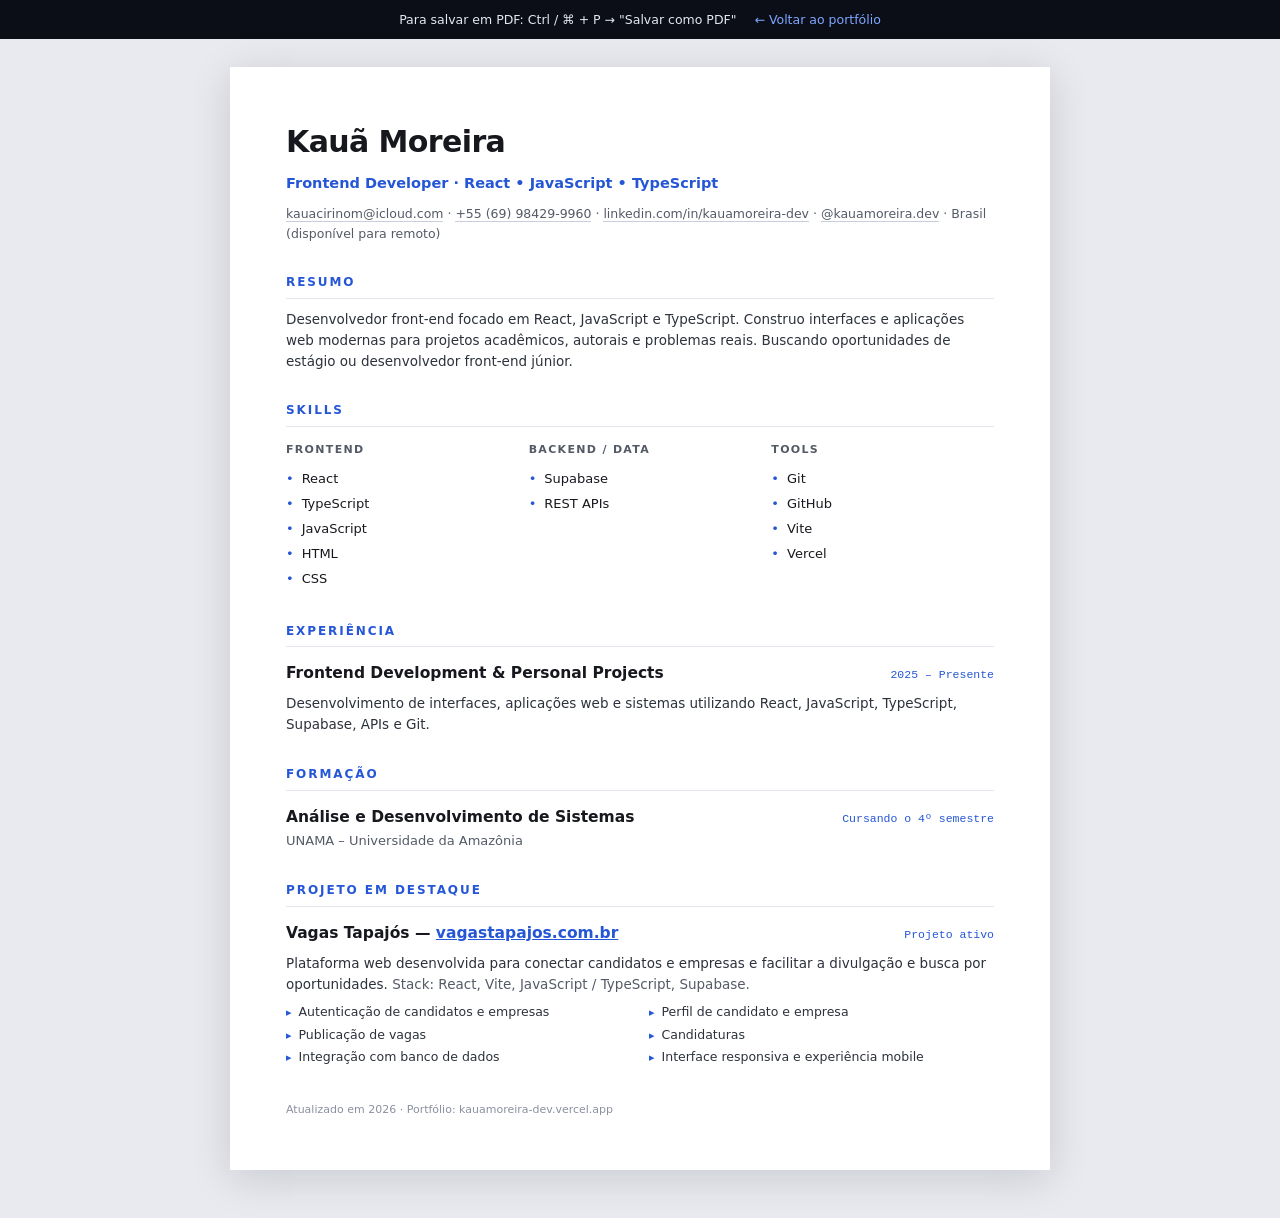
<file: frontend/public/curriculo.html>
<!doctype html>
<html lang="pt-BR">
<head>
  <meta charset="utf-8" />
  <meta name="viewport" content="width=device-width, initial-scale=1" />
  <meta name="robots" content="noindex, follow" />
  <title>Kauã Moreira — Currículo | Frontend Developer</title>
  <style>
    :root { color-scheme: light; }
    * { margin: 0; padding: 0; box-sizing: border-box; }
    body {
      font-family: "Plus Jakarta Sans", "Segoe UI", system-ui, -apple-system, sans-serif;
      background: #e8eaef; color: #16181d; line-height: 1.55;
      -webkit-font-smoothing: antialiased;
    }
    .bar {
      position: sticky; top: 0; z-index: 10;
      background: #0b0e17; color: #e2e8f0;
      display: flex; justify-content: center; gap: 18px; align-items: center;
      padding: 10px 16px; font-size: 12.5px;
    }
    .bar a { color: #7ea6ff; text-decoration: none; }
    .bar a:hover { text-decoration: underline; }
    .sheet {
      max-width: 820px; margin: 28px auto 48px; background: #fff;
      padding: 52px 56px; box-shadow: 0 8px 40px rgba(10,14,23,.14);
    }
    h1 { font-size: 30px; letter-spacing: -0.02em; }
    .role { margin-top: 6px; color: #2456d6; font-weight: 600; font-size: 14.5px; }
    .contact { margin-top: 10px; font-size: 12.5px; color: #545a66; }
    .contact a { color: inherit; text-decoration: none; border-bottom: 1px solid #c9cedb; }
    h2 {
      margin-top: 30px; font-size: 12px; letter-spacing: .16em; text-transform: uppercase;
      color: #2456d6; padding-bottom: 6px; border-bottom: 1.5px solid #e4e7ee;
    }
    section { margin-bottom: 4px; }
    ul { list-style: none; }
    .cols { display: grid; grid-template-columns: repeat(3, 1fr); gap: 20px; margin-top: 14px; }
    .cols h3 { font-size: 11px; letter-spacing: .12em; text-transform: uppercase; color: #545a66; margin-bottom: 8px; }
    .cols li { font-size: 13px; padding: 2.5px 0; }
    .cols li::before { content: "•"; color: #2456d6; margin-right: 8px; }
    .entry { margin-top: 14px; }
    .entry-head { display: flex; justify-content: space-between; gap: 12px; flex-wrap: wrap; align-items: baseline; }
    .entry h3 { font-size: 15.5px; }
    .period { font-family: "JetBrains Mono", ui-monospace, monospace; font-size: 11.5px; color: #2456d6; white-space: nowrap; }
    .org { font-size: 13px; color: #545a66; margin-top: 2px; }
    .entry p.desc { font-size: 13.5px; margin-top: 8px; color: #2c313b; }
    .features { margin-top: 8px; display: grid; grid-template-columns: 1fr 1fr; gap: 3px 18px; }
    .features li { font-size: 12.5px; color: #2c313b; }
    .features li::before { content: "▸"; color: #2456d6; margin-right: 7px; font-size: 11px; }
    footer { margin-top: 34px; font-size: 11px; color: #8a90a0; }
    @media (max-width: 640px) {
      .sheet { margin: 0; padding: 30px 22px; box-shadow: none; }
      .cols { grid-template-columns: 1fr; }
      .features { grid-template-columns: 1fr; }
    }
    @media print {
      body { background: #fff; }
      .bar { display: none; }
      .sheet { box-shadow: none; margin: 0; max-width: none; padding: 10mm 6mm; }
      h2 { margin-top: 18px; }
      a { color: inherit; }
    }
  </style>
</head>
<body>
  <div class="bar" data-testid="resume-print-hint">
    <span>Para salvar em PDF: Ctrl / ⌘ + P → "Salvar como PDF"</span>
    <a href="/">&larr; Voltar ao portfólio</a>
  </div>

  <main class="sheet" data-testid="resume-sheet">
    <header>
      <h1>Kauã Moreira</h1>
      <p class="role">Frontend Developer · React • JavaScript • TypeScript</p>
      <p class="contact">
        <a href="mailto:kauacirinom@icloud.com">kauacirinom@icloud.com</a> ·
        <a href="https://wa.me/5569984299960">+55 (69) 98429-9960</a> ·
        <a href="https://www.linkedin.com/in/kauamoreira-dev/">linkedin.com/in/kauamoreira-dev</a> ·
        <a href="https://instagram.com/kauamoreira.dev">@kauamoreira.dev</a> ·
        Brasil (disponível para remoto)
      </p>
    </header>

    <section>
      <h2>Resumo</h2>
      <p class="desc entry" style="margin-top:10px;font-size:13.5px;color:#2c313b;">
        Desenvolvedor front-end focado em React, JavaScript e TypeScript. Construo interfaces
        e aplicações web modernas para projetos acadêmicos, autorais e problemas reais.
        Buscando oportunidades de estágio ou desenvolvedor front-end júnior.
      </p>
    </section>

    <section>
      <h2>Skills</h2>
      <div class="cols">
        <div>
          <h3>Frontend</h3>
          <ul><li>React</li><li>TypeScript</li><li>JavaScript</li><li>HTML</li><li>CSS</li></ul>
        </div>
        <div>
          <h3>Backend / Data</h3>
          <ul><li>Supabase</li><li>REST APIs</li></ul>
        </div>
        <div>
          <h3>Tools</h3>
          <ul><li>Git</li><li>GitHub</li><li>Vite</li><li>Vercel</li></ul>
        </div>
      </div>
    </section>

    <section>
      <h2>Experiência</h2>
      <div class="entry">
        <div class="entry-head">
          <h3>Frontend Development &amp; Personal Projects</h3>
          <span class="period">2025 – Presente</span>
        </div>
        <p class="desc">
          Desenvolvimento de interfaces, aplicações web e sistemas utilizando React,
          JavaScript, TypeScript, Supabase, APIs e Git.
        </p>
      </div>
    </section>

    <section>
      <h2>Formação</h2>
      <div class="entry">
        <div class="entry-head">
          <h3>Análise e Desenvolvimento de Sistemas</h3>
          <span class="period">Cursando o 4º semestre</span>
        </div>
        <p class="org">UNAMA – Universidade da Amazônia</p>
      </div>
    </section>

    <section>
      <h2>Projeto em destaque</h2>
      <div class="entry">
        <div class="entry-head">
          <h3>Vagas Tapajós — <a href="https://vagastapajos.com.br" style="color:#2456d6;">vagastapajos.com.br</a></h3>
          <span class="period">Projeto ativo</span>
        </div>
        <p class="desc">
          Plataforma web desenvolvida para conectar candidatos e empresas e facilitar a
          divulgação e busca por oportunidades. <span style="color:#545a66;">Stack: React, Vite, JavaScript / TypeScript, Supabase.</span>
        </p>
        <ul class="features">
          <li>Autenticação de candidatos e empresas</li>
          <li>Perfil de candidato e empresa</li>
          <li>Publicação de vagas</li>
          <li>Candidaturas</li>
          <li>Integração com banco de dados</li>
          <li>Interface responsiva e experiência mobile</li>
        </ul>
      </div>
    </section>

    <footer>Atualizado em 2026 · Portfólio: kauamoreira-dev.vercel.app</footer>
  </main>
</body>
</html>
</file>
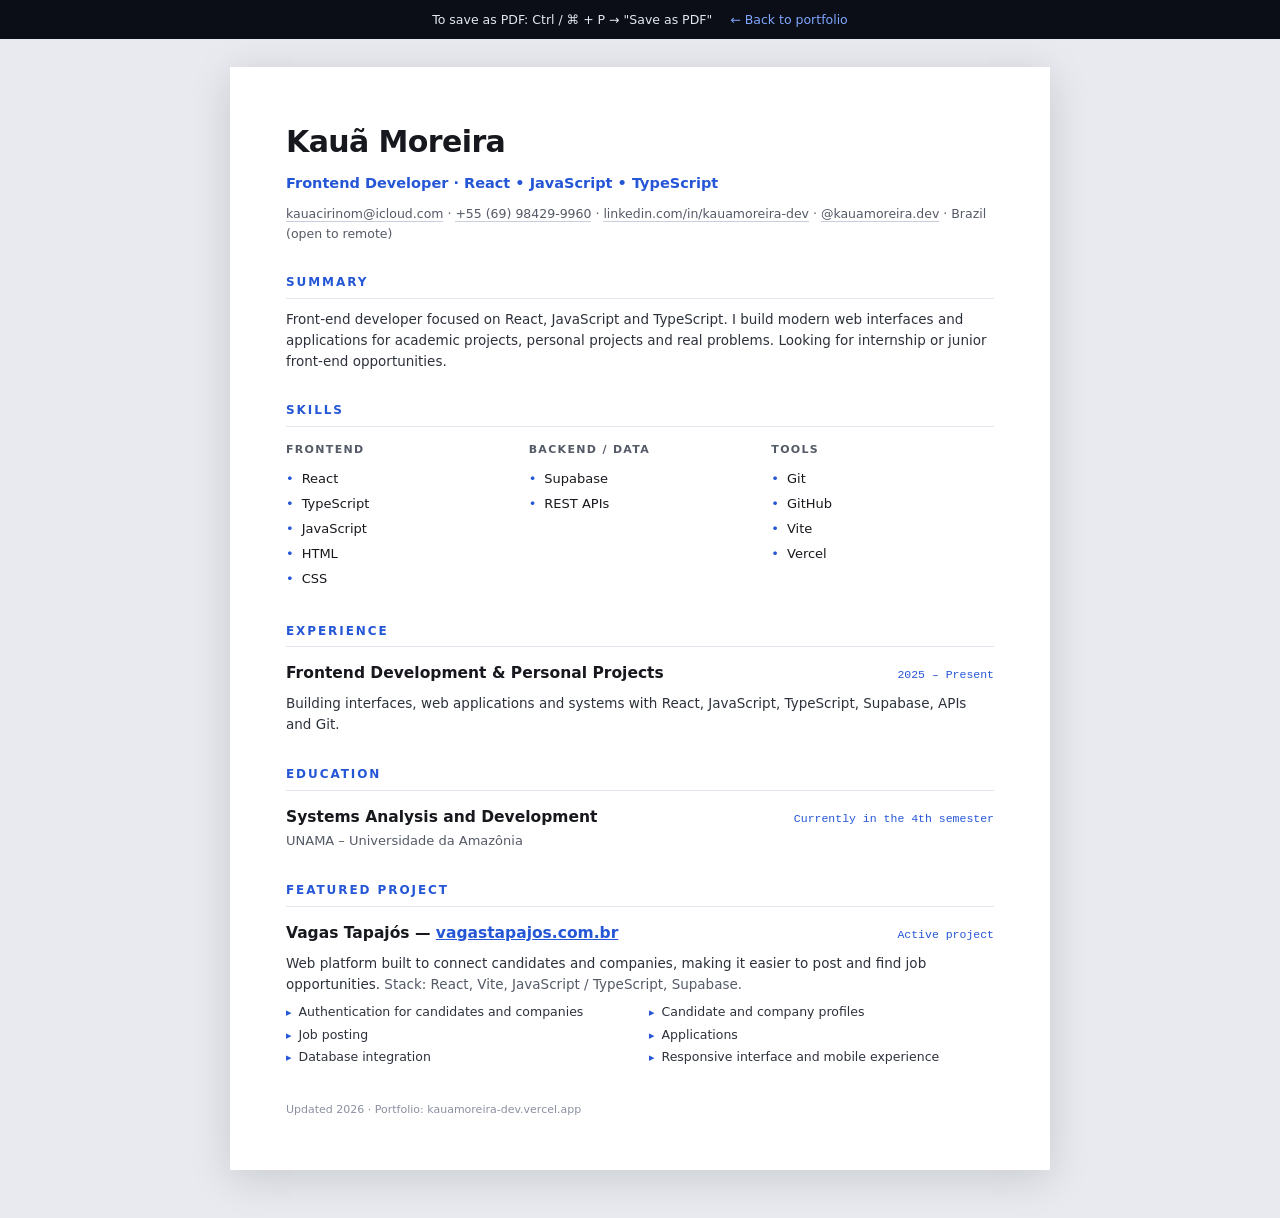
<file: frontend/public/resume.html>
<!doctype html>
<html lang="en">
<head>
  <meta charset="utf-8" />
  <meta name="viewport" content="width=device-width, initial-scale=1" />
  <meta name="robots" content="noindex, follow" />
  <title>Kauã Moreira — Resume | Frontend Developer</title>
  <style>
    :root { color-scheme: light; }
    * { margin: 0; padding: 0; box-sizing: border-box; }
    body {
      font-family: "Plus Jakarta Sans", "Segoe UI", system-ui, -apple-system, sans-serif;
      background: #e8eaef; color: #16181d; line-height: 1.55;
      -webkit-font-smoothing: antialiased;
    }
    .bar {
      position: sticky; top: 0; z-index: 10;
      background: #0b0e17; color: #e2e8f0;
      display: flex; justify-content: center; gap: 18px; align-items: center;
      padding: 10px 16px; font-size: 12.5px;
    }
    .bar a { color: #7ea6ff; text-decoration: none; }
    .bar a:hover { text-decoration: underline; }
    .sheet {
      max-width: 820px; margin: 28px auto 48px; background: #fff;
      padding: 52px 56px; box-shadow: 0 8px 40px rgba(10,14,23,.14);
    }
    h1 { font-size: 30px; letter-spacing: -0.02em; }
    .role { margin-top: 6px; color: #2456d6; font-weight: 600; font-size: 14.5px; }
    .contact { margin-top: 10px; font-size: 12.5px; color: #545a66; }
    .contact a { color: inherit; text-decoration: none; border-bottom: 1px solid #c9cedb; }
    h2 {
      margin-top: 30px; font-size: 12px; letter-spacing: .16em; text-transform: uppercase;
      color: #2456d6; padding-bottom: 6px; border-bottom: 1.5px solid #e4e7ee;
    }
    section { margin-bottom: 4px; }
    ul { list-style: none; }
    .cols { display: grid; grid-template-columns: repeat(3, 1fr); gap: 20px; margin-top: 14px; }
    .cols h3 { font-size: 11px; letter-spacing: .12em; text-transform: uppercase; color: #545a66; margin-bottom: 8px; }
    .cols li { font-size: 13px; padding: 2.5px 0; }
    .cols li::before { content: "•"; color: #2456d6; margin-right: 8px; }
    .entry { margin-top: 14px; }
    .entry-head { display: flex; justify-content: space-between; gap: 12px; flex-wrap: wrap; align-items: baseline; }
    .entry h3 { font-size: 15.5px; }
    .period { font-family: "JetBrains Mono", ui-monospace, monospace; font-size: 11.5px; color: #2456d6; white-space: nowrap; }
    .org { font-size: 13px; color: #545a66; margin-top: 2px; }
    .entry p.desc { font-size: 13.5px; margin-top: 8px; color: #2c313b; }
    .features { margin-top: 8px; display: grid; grid-template-columns: 1fr 1fr; gap: 3px 18px; }
    .features li { font-size: 12.5px; color: #2c313b; }
    .features li::before { content: "▸"; color: #2456d6; margin-right: 7px; font-size: 11px; }
    footer { margin-top: 34px; font-size: 11px; color: #8a90a0; }
    @media (max-width: 640px) {
      .sheet { margin: 0; padding: 30px 22px; box-shadow: none; }
      .cols { grid-template-columns: 1fr; }
      .features { grid-template-columns: 1fr; }
    }
    @media print {
      body { background: #fff; }
      .bar { display: none; }
      .sheet { box-shadow: none; margin: 0; max-width: none; padding: 10mm 6mm; }
      h2 { margin-top: 18px; }
      a { color: inherit; }
    }
  </style>
</head>
<body>
  <div class="bar" data-testid="resume-print-hint">
    <span>To save as PDF: Ctrl / ⌘ + P → "Save as PDF"</span>
    <a href="/">&larr; Back to portfolio</a>
  </div>

  <main class="sheet" data-testid="resume-sheet">
    <header>
      <h1>Kauã Moreira</h1>
      <p class="role">Frontend Developer · React • JavaScript • TypeScript</p>
      <p class="contact">
        <a href="mailto:kauacirinom@icloud.com">kauacirinom@icloud.com</a> ·
        <a href="https://wa.me/5569984299960">+55 (69) 98429-9960</a> ·
        <a href="https://www.linkedin.com/in/kauamoreira-dev/">linkedin.com/in/kauamoreira-dev</a> ·
        <a href="https://instagram.com/kauamoreira.dev">@kauamoreira.dev</a> ·
        Brazil (open to remote)
      </p>
    </header>

    <section>
      <h2>Summary</h2>
      <p class="desc entry" style="margin-top:10px;font-size:13.5px;color:#2c313b;">
        Front-end developer focused on React, JavaScript and TypeScript. I build modern
        web interfaces and applications for academic projects, personal projects and real
        problems. Looking for internship or junior front-end opportunities.
      </p>
    </section>

    <section>
      <h2>Skills</h2>
      <div class="cols">
        <div>
          <h3>Frontend</h3>
          <ul><li>React</li><li>TypeScript</li><li>JavaScript</li><li>HTML</li><li>CSS</li></ul>
        </div>
        <div>
          <h3>Backend / Data</h3>
          <ul><li>Supabase</li><li>REST APIs</li></ul>
        </div>
        <div>
          <h3>Tools</h3>
          <ul><li>Git</li><li>GitHub</li><li>Vite</li><li>Vercel</li></ul>
        </div>
      </div>
    </section>

    <section>
      <h2>Experience</h2>
      <div class="entry">
        <div class="entry-head">
          <h3>Frontend Development &amp; Personal Projects</h3>
          <span class="period">2025 – Present</span>
        </div>
        <p class="desc">
          Building interfaces, web applications and systems with React, JavaScript,
          TypeScript, Supabase, APIs and Git.
        </p>
      </div>
    </section>

    <section>
      <h2>Education</h2>
      <div class="entry">
        <div class="entry-head">
          <h3>Systems Analysis and Development</h3>
          <span class="period">Currently in the 4th semester</span>
        </div>
        <p class="org">UNAMA – Universidade da Amazônia</p>
      </div>
    </section>

    <section>
      <h2>Featured project</h2>
      <div class="entry">
        <div class="entry-head">
          <h3>Vagas Tapajós — <a href="https://vagastapajos.com.br" style="color:#2456d6;">vagastapajos.com.br</a></h3>
          <span class="period">Active project</span>
        </div>
        <p class="desc">
          Web platform built to connect candidates and companies, making it easier to post
          and find job opportunities. <span style="color:#545a66;">Stack: React, Vite, JavaScript / TypeScript, Supabase.</span>
        </p>
        <ul class="features">
          <li>Authentication for candidates and companies</li>
          <li>Candidate and company profiles</li>
          <li>Job posting</li>
          <li>Applications</li>
          <li>Database integration</li>
          <li>Responsive interface and mobile experience</li>
        </ul>
      </div>
    </section>

    <footer>Updated 2026 · Portfolio: kauamoreira-dev.vercel.app</footer>
  </main>
</body>
</html>
</file>
